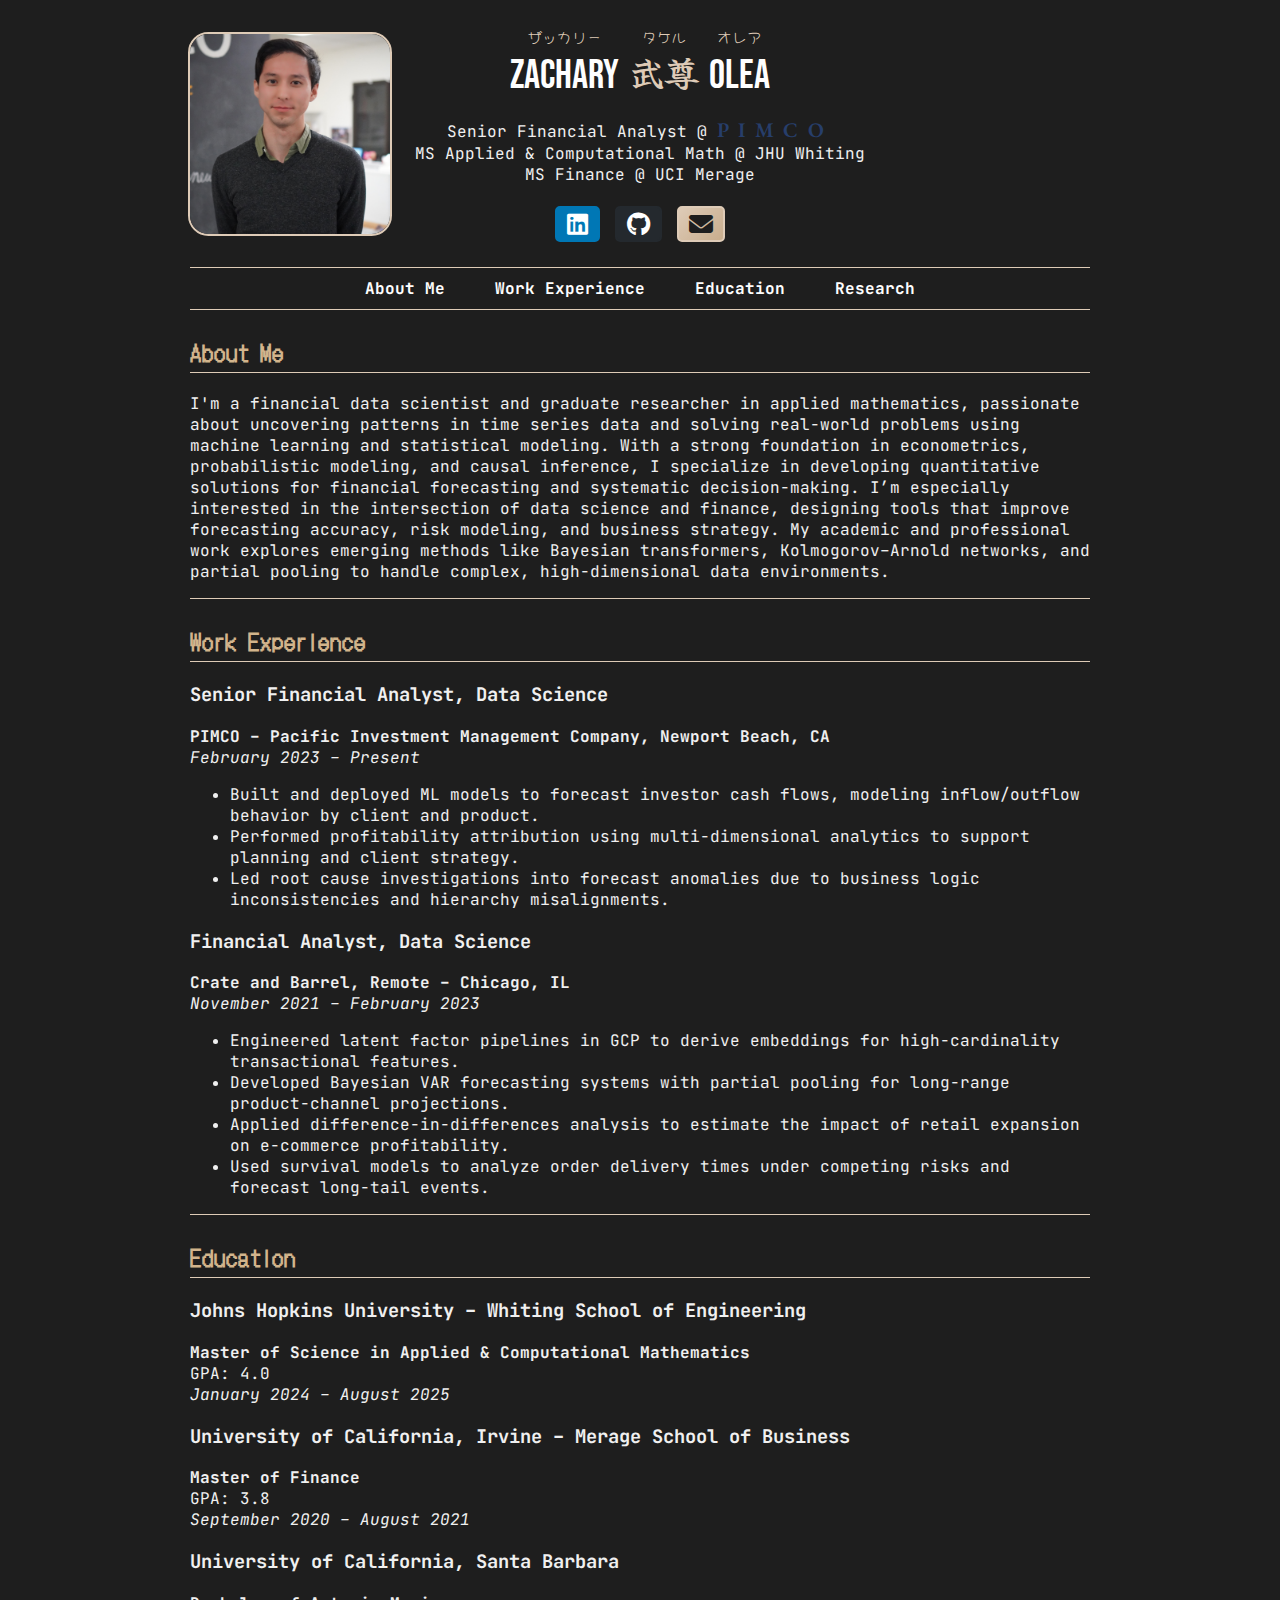
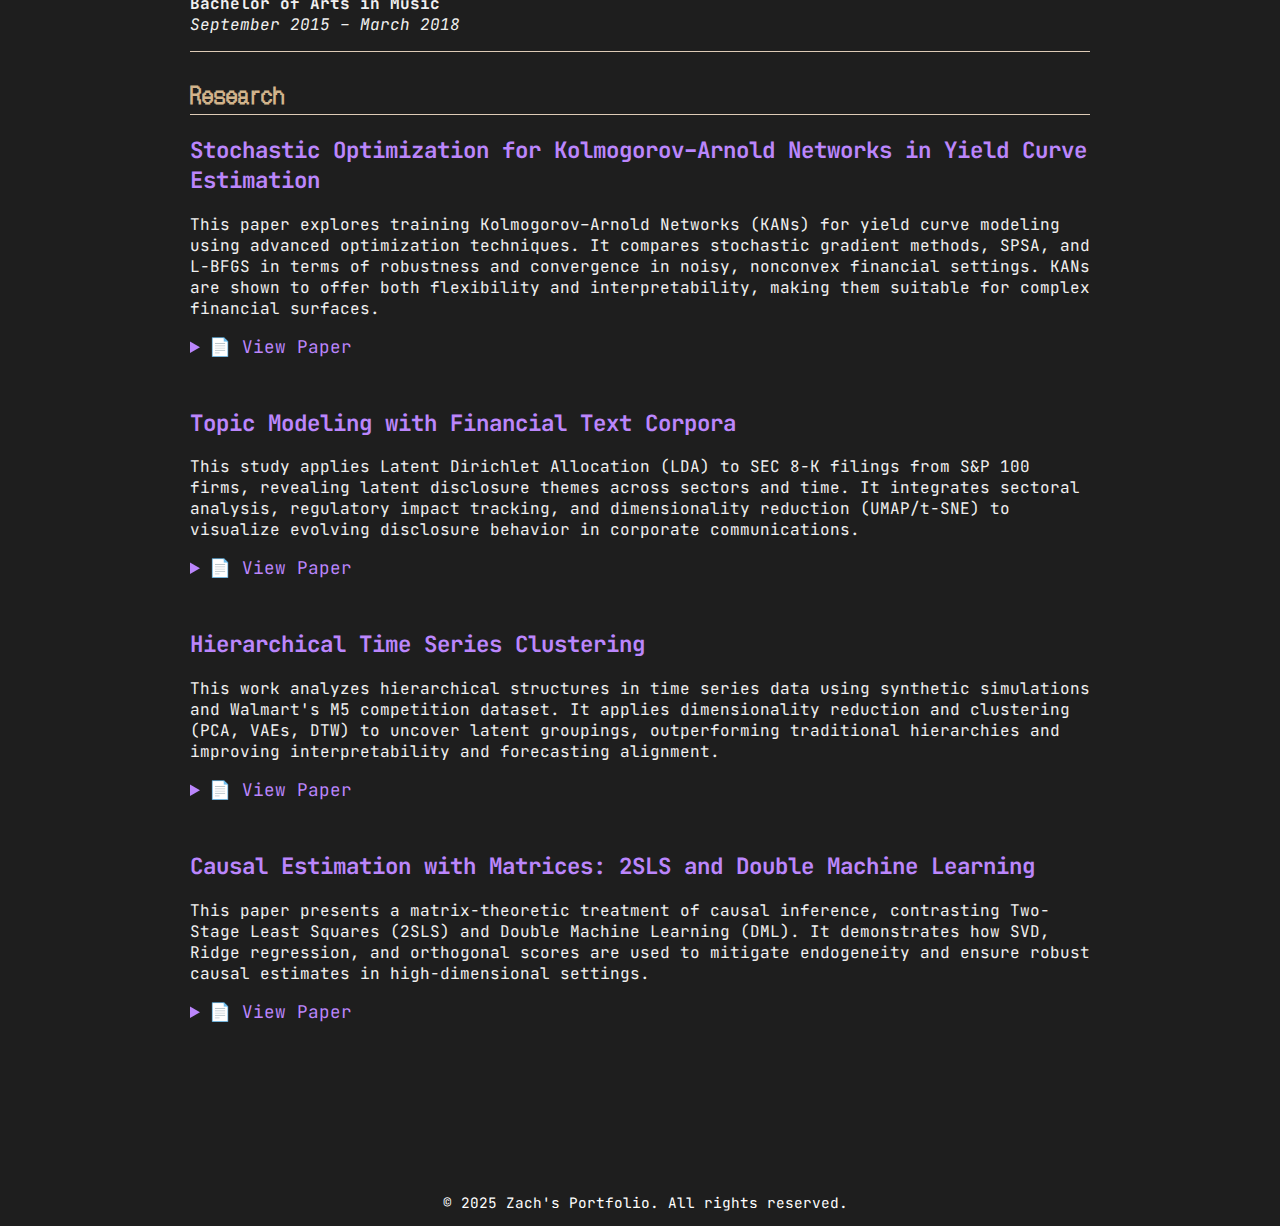
<file: index.html>
<!DOCTYPE html>
<html>
<head>
    <title>Zachary Olea's Portfolio</title>
    <link rel="stylesheet" href="styles.css">
    <link rel="stylesheet" href="https://cdnjs.cloudflare.com/ajax/libs/font-awesome/6.5.0/css/all.min.css">
    <!-- <link href="https://fonts.googleapis.com/css2?family=Roboto:wght@400;700&display=swap" rel="stylesheet"> -->
</head>
<body>
  <!-- Header Section -->
  <header class="top-header">
    <div class="header-left">
      <img src="zacholea1.jpg" alt="Zachary Olea" class="profile-pic">
    </div>

    <div class="header-center">
      <div class="furigana-name">
        <div class="furigana-pair">
          <div class="furigana">ザッカリー</div>
          <div class="name-en">Zachary</div>
        </div>
        <div class="furigana-pair">
          <div class="furigana">タケル</div>
          <div class="name-jp">武尊</div>
        </div>
        <div class="furigana-pair">
          <div class="furigana">オレア</div>
          <div class="name-en">Olea</div>
        </div>
      </div>

      <p class="header-title">
        Senior Financial Analyst @ 
        <a href="https://www.pimco.com" class="pimco-brand" target="_blank" rel="noopener noreferrer">PIMCO</a><br>
        MS Applied & Computational Math @ JHU Whiting<br>
        MS Finance @ UCI Merage
      </p>

      <div class="social-buttons">
        <a href="https://www.linkedin.com/in/zacharyolea/" class="btn-linkedin" target="_blank" rel="noopener noreferrer">
          <i class="fab fa-linkedin"></i>
        </a>
        <a href="https://github.com/takeru240" class="btn-github" target="_blank" rel="noopener noreferrer">
          <i class="fab fa-github"></i>
        </a>
        <a href="mailto:zacharyolea@gmail.com" class="btn-email">
          <i class="fas fa-envelope"></i>
        </a>
      </div>
    </div>
  <div class="header-right-ghost"></div> <!-- ghost for symmetry -->
  </header>


    <!-- Navigation Links -->
    <div class="nav-wrapper">
  <hr class="section-divider">
  <nav class="section-nav">
      <a href="#about">About Me</a>
      <a href="#experience">Work Experience</a>
      <a href="#education">Education</a>
      <a href="#research">Research</a>
  </nav>
  <hr class="section-divider">
</div>

    <!-- Main Content -->
    <main class="main-content">
        <section id="about">
            <h2>About Me</h2>
            <p>
                I'm a financial data scientist and graduate researcher in applied mathematics, passionate about uncovering patterns in time series data and solving real-world problems using machine learning and statistical modeling. With a strong foundation in econometrics, probabilistic modeling, and causal inference, I specialize in developing quantitative solutions for financial forecasting and systematic decision-making. I’m especially interested in the intersection of data science and finance, designing tools that improve forecasting accuracy, risk modeling, and business strategy. My academic and professional work explores emerging methods like Bayesian transformers, Kolmogorov–Arnold networks, and partial pooling to handle complex, high-dimensional data environments.
            </p>
        </section>
<hr>
        <section id="experience">
            <h2>Work Experience</h2>

            <h3>Senior Financial Analyst, Data Science</h3>
            <p><strong>PIMCO – Pacific Investment Management Company, Newport Beach, CA</strong><br>
            <em>February 2023 – Present</em></p>
            <ul>
                <li>Built and deployed ML models to forecast investor cash flows, modeling inflow/outflow behavior by client and product.</li>
                <li>Performed profitability attribution using multi-dimensional analytics to support planning and client strategy.</li>
                <li>Led root cause investigations into forecast anomalies due to business logic inconsistencies and hierarchy misalignments.</li>
            </ul>

            <h3>Financial Analyst, Data Science</h3>
            <p><strong>Crate and Barrel, Remote – Chicago, IL</strong><br>
            <em>November 2021 – February 2023</em></p>
            <ul>
                <li>Engineered latent factor pipelines in GCP to derive embeddings for high-cardinality transactional features.</li>
                <li>Developed Bayesian VAR forecasting systems with partial pooling for long-range product-channel projections.</li>
                <li>Applied difference-in-differences analysis to estimate the impact of retail expansion on e-commerce profitability.</li>
                <li>Used survival models to analyze order delivery times under competing risks and forecast long-tail events.</li>
            </ul>
        </section>
<hr>
        <section id="education">
            <h2>Education</h2>

            <h3>Johns Hopkins University – Whiting School of Engineering</h3>
            <p><strong>Master of Science in Applied & Computational Mathematics</strong><br>
            GPA: 4.0<br>
            <em>January 2024 – August 2025</em></p>

            <h3>University of California, Irvine – Merage School of Business</h3>
            <p><strong>Master of Finance</strong><br>
            GPA: 3.8<br>
            <em>September 2020 – August 2021</em></p>

            <h3>University of California, Santa Barbara</h3>
            <p><strong>Bachelor of Arts in Music</strong><br>
            <em>September 2015 – March 2018</em></p>
        </section>

<hr>

<section id="research">
  <h2>Research</h2>

  <article class="paper-entry">
    <h3><a href="KAN.pdf" target="_blank">Stochastic Optimization for Kolmogorov–Arnold Networks in Yield Curve Estimation</a></h3>
    <p>
      This paper explores training Kolmogorov–Arnold Networks (KANs) for yield curve modeling using advanced optimization techniques. It compares stochastic gradient methods, SPSA, and L-BFGS in terms of robustness and convergence in noisy, nonconvex financial settings. KANs are shown to offer both flexibility and interpretability, making them suitable for complex financial surfaces.
    </p>
    <details class="paper-entry">
      <summary>📄 View Paper</summary>
      <iframe src="KAN.pdf" width="100%" height="600px" style="border: 1px solid #444; margin-top: 15px;"></iframe>
    </details>
  </article>

  <article class="paper-entry">
    <h3><a href="LDA.pdf" target="_blank">Topic Modeling with Financial Text Corpora</a></h3>
    <p>
      This study applies Latent Dirichlet Allocation (LDA) to SEC 8-K filings from S&P 100 firms, revealing latent disclosure themes across sectors and time. It integrates sectoral analysis, regulatory impact tracking, and dimensionality reduction (UMAP/t-SNE) to visualize evolving disclosure behavior in corporate communications.
    </p>
    <details class="paper-entry">
      <summary>📄 View Paper</summary>
      <iframe src="LDA.pdf" width="100%" height="600px" style="border: 1px solid #444; margin-top: 15px;"></iframe>
    </details>
  </article>

  <article class="paper-entry">
    <h3><a href="tsclustering-zacharyolea.pdf" target="_blank">Hierarchical Time Series Clustering</a></h3>
    <p>
      This work analyzes hierarchical structures in time series data using synthetic simulations and Walmart's M5 competition dataset. It applies dimensionality reduction and clustering (PCA, VAEs, DTW) to uncover latent groupings, outperforming traditional hierarchies and improving interpretability and forecasting alignment.
    </p>
    <details class="paper-entry">
      <summary>📄 View Paper</summary>
      <iframe src="tsclustering-zacharyolea.pdf" width="100%" height="600px" style="border: 1px solid #444; margin-top: 15px;"></iframe>
    </details>
  </article>

  <article class="paper-entry">
    <h3><a href="dml-zacharyolea.pdf" target="_blank">Causal Estimation with Matrices: 2SLS and Double Machine Learning</a></h3>
    <p>
      This paper presents a matrix-theoretic treatment of causal inference, contrasting Two-Stage Least Squares (2SLS) and Double Machine Learning (DML). It demonstrates how SVD, Ridge regression, and orthogonal scores are used to mitigate endogeneity and ensure robust causal estimates in high-dimensional settings.
    </p>
    <details class="paper-entry">
      <summary>📄 View Paper</summary>
      <iframe src="dml-zacharyolea.pdf" width="100%" height="600px" style="border: 1px solid #444; margin-top: 15px;"></iframe>
    </details>
  </article>
</section>

<div style="height: 80px;"></div>
    </main>

    <!-- Footer -->
    <footer>
        <p>&copy; 2025 Zach's Portfolio. All rights reserved.</p>
    </footer>


<script>
  document.querySelectorAll(".paper-entry").forEach((entry) => {
    entry.addEventListener("toggle", function () {
      if (entry.open) {
        // Close all others
        document.querySelectorAll(".paper-entry").forEach((el) => {
          if (el !== entry) el.removeAttribute("open");
        });

        // Scroll the opened paper into view (autoscroll)
        setTimeout(() => {
          entry.scrollIntoView({ behavior: "smooth", block: "start" });
        }, 100); // small delay to allow expand animation
      }
    });
  });
</script>

    

</body>
</html>

              <!-- <i class="fas fa-code"></i> -->
</file>
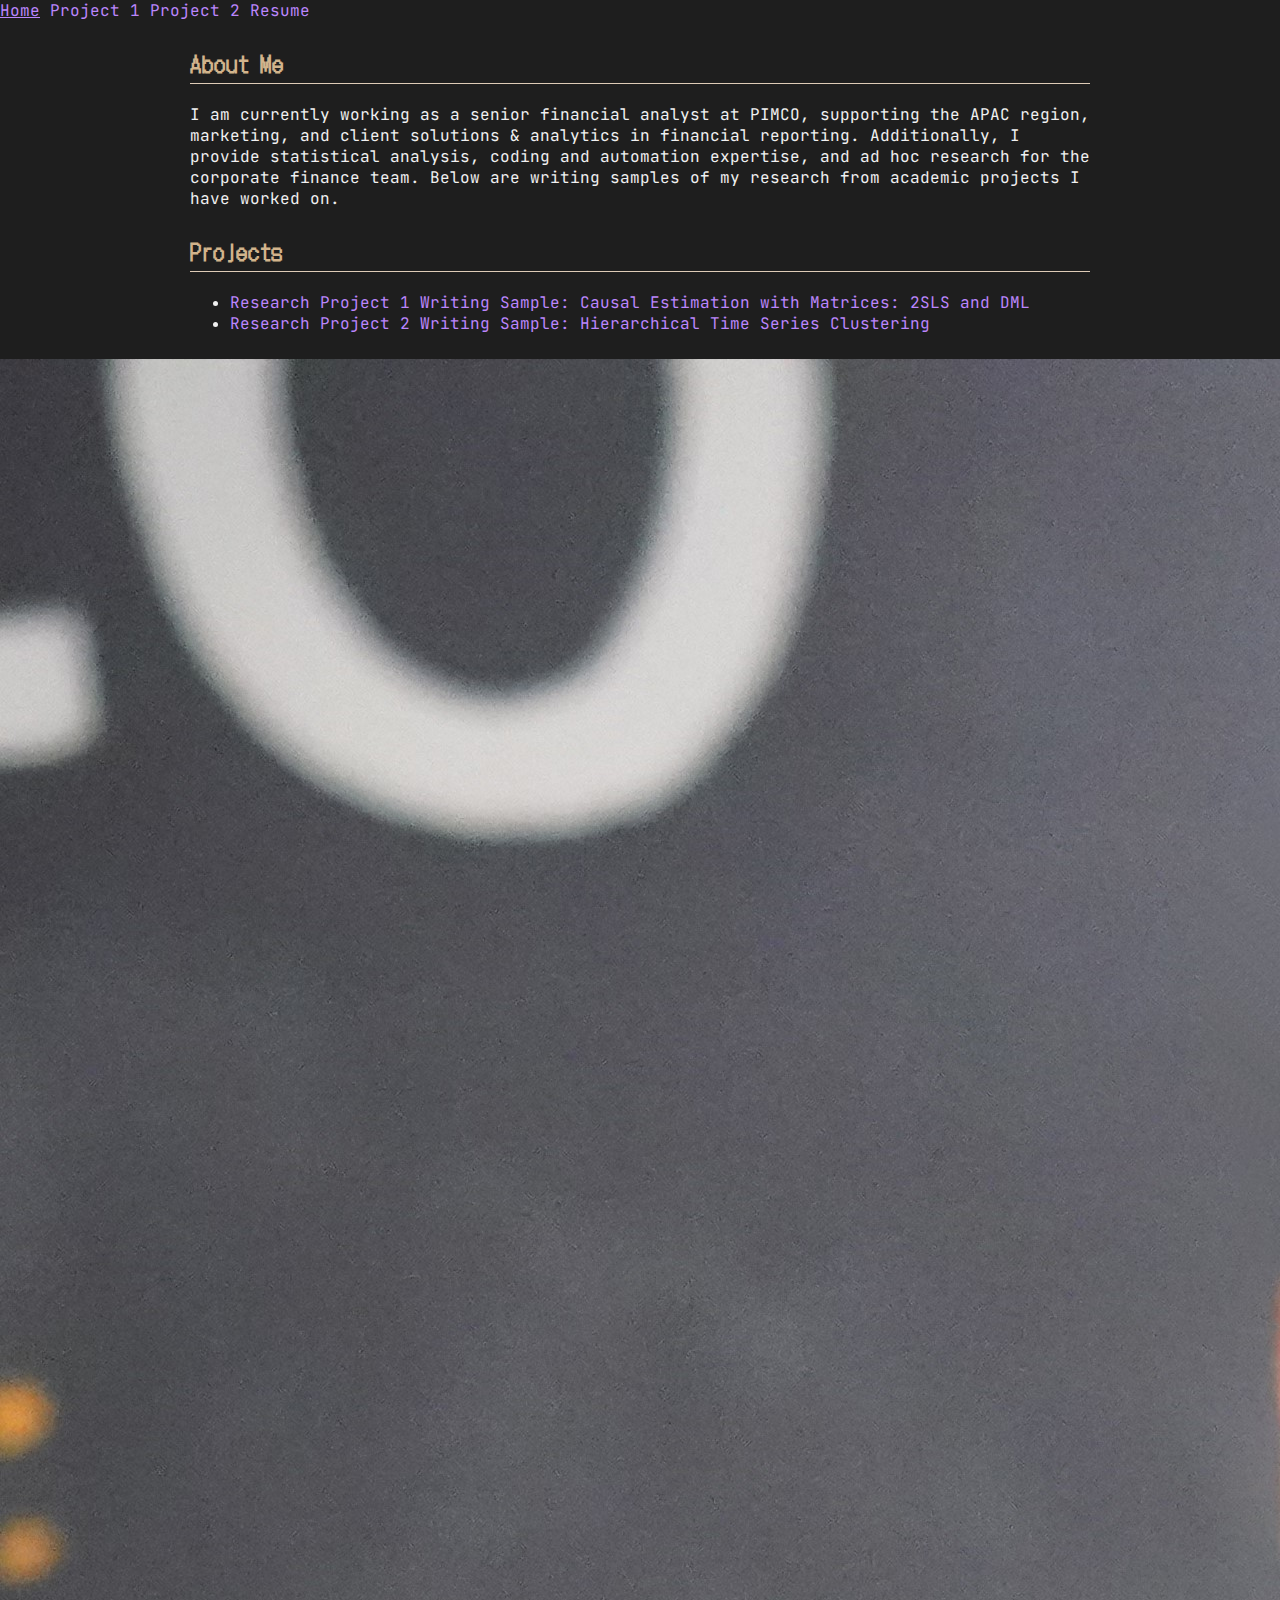
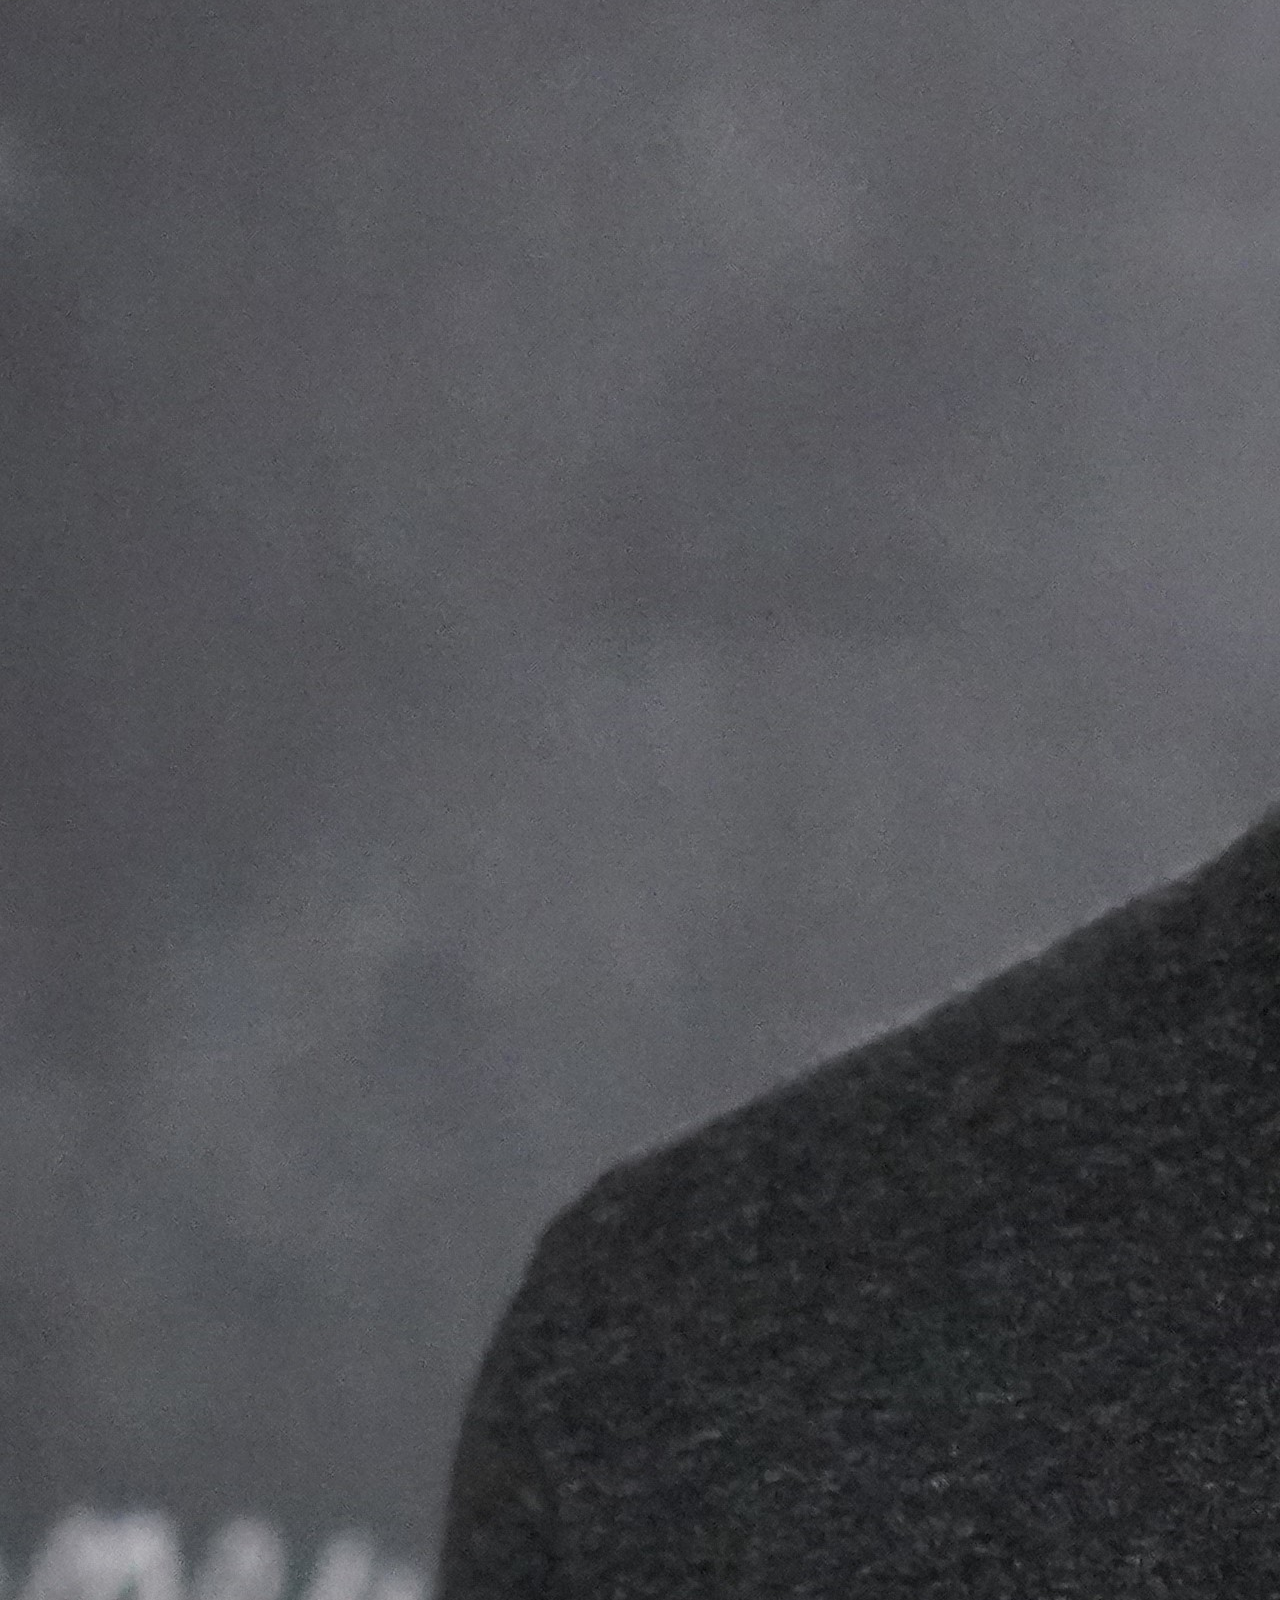
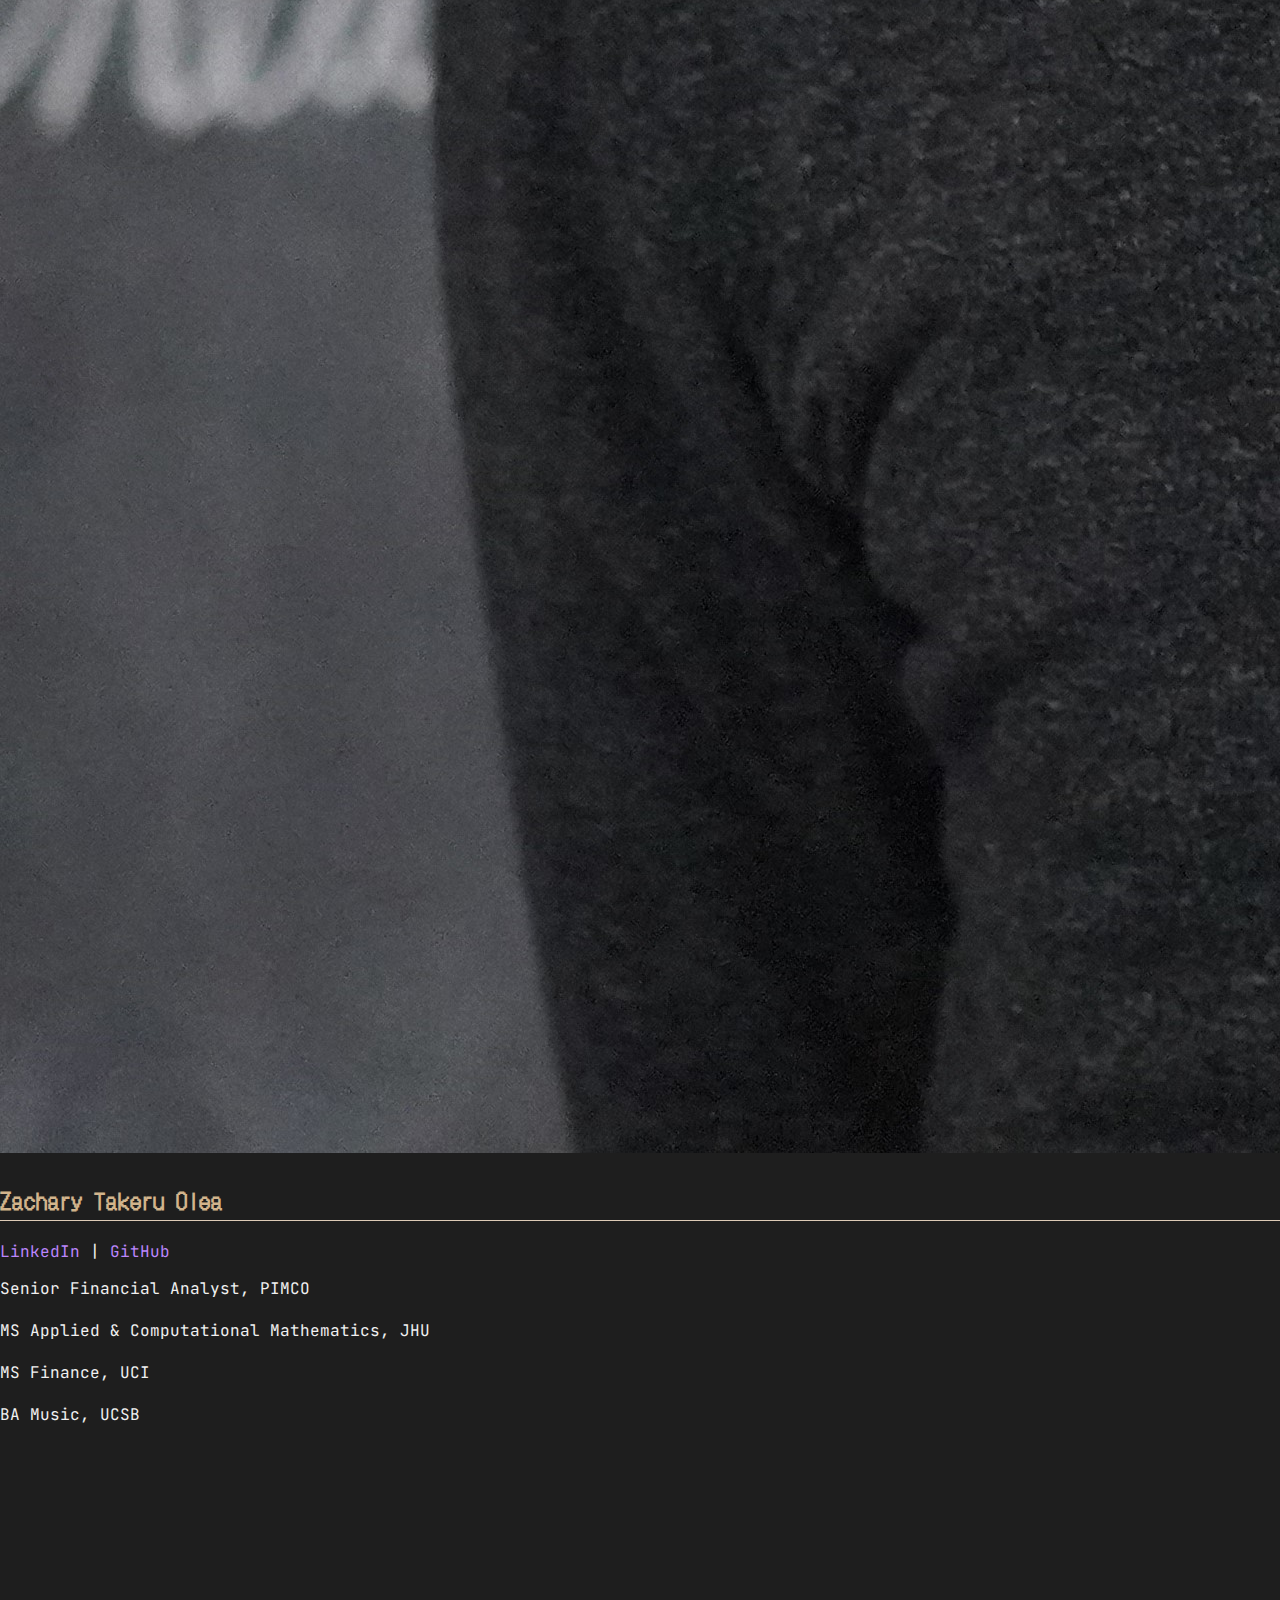
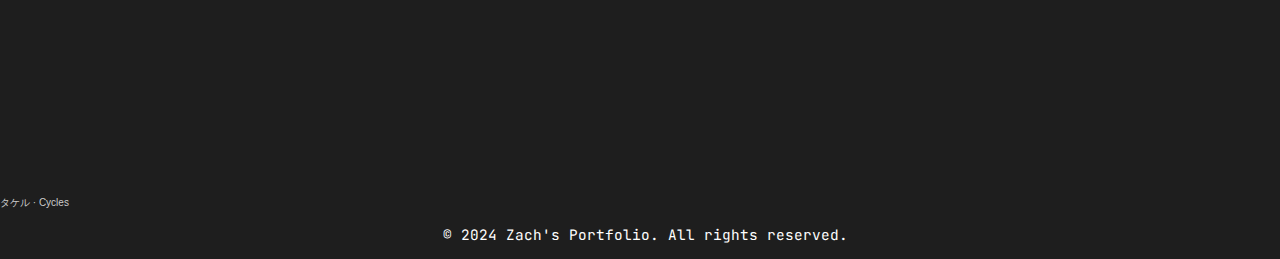
<file: index2.html>
<!DOCTYPE html>
<html>
<head>
    <title>Zach's Portfolio</title>
    <link rel="stylesheet" href="styles.css">
    <link href="https://fonts.googleapis.com/css2?family=Roboto:wght@400;700&display=swap" rel="stylesheet">
    <script src="components.js" defer></script>
    <script src="https://cdn.plot.ly/plotly-latest.min.js"></script>
</head>
<body>
    <div id="header"></div> <!-- Header will be dynamically loaded here -->
    
    <div class="main-content">
        <section class="about-me">
            <h2>About Me</h2>
            <p>
                I am currently working as a senior financial analyst at PIMCO, supporting the APAC region, marketing, and client solutions & analytics in financial reporting. Additionally, I provide statistical analysis, coding and automation expertise, and ad hoc research for the corporate finance team. Below are writing samples of my research from academic projects I have worked on.
            </p>
        </section>

        <section class="projects">
            <h2>Projects</h2>
            <ul>
                <li><a href="project1.html">Research Project 1 Writing Sample: Causal Estimation with Matrices: 2SLS and DML</a></li>
                <li><a href="project2.html">Research Project 2 Writing Sample: Hierarchical Time Series Clustering</a></li>
                <!-- <iframe src="plotly_chart.html" style="width: 1400px; height: 650px; border: none;"></iframe> -->
            </ul>
        </section>
    </div>

    <div id="sidebar"></div> <!-- Sidebar will be dynamically loaded here -->
    <div id="footer"></div> <!-- Footer will be dynamically loaded here -->
</body>
</html>
</file>
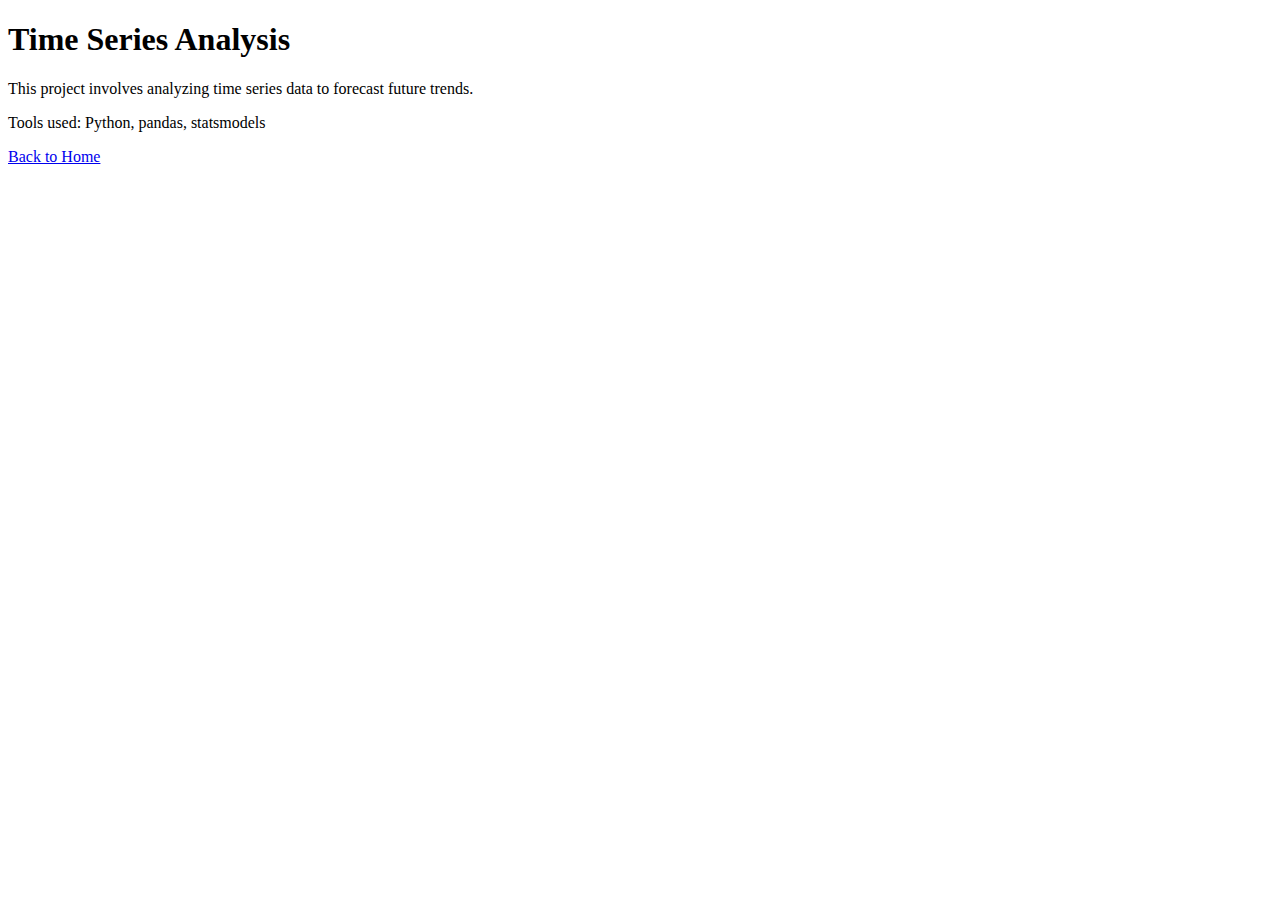
<file: project1.html>
<!DOCTYPE html>
<html>
<head>
    <title>Project 1: Time Series Analysis</title>
</head>
<body>
    <header>
        <h1>Time Series Analysis</h1>
    </header>
    <main>
        <p>This project involves analyzing time series data to forecast future trends.</p>
        <p>Tools used: Python, pandas, statsmodels</p>
    </main>
    <footer>
        <a href="index.html">Back to Home</a>
    </footer>
</body>
</html>
</file>
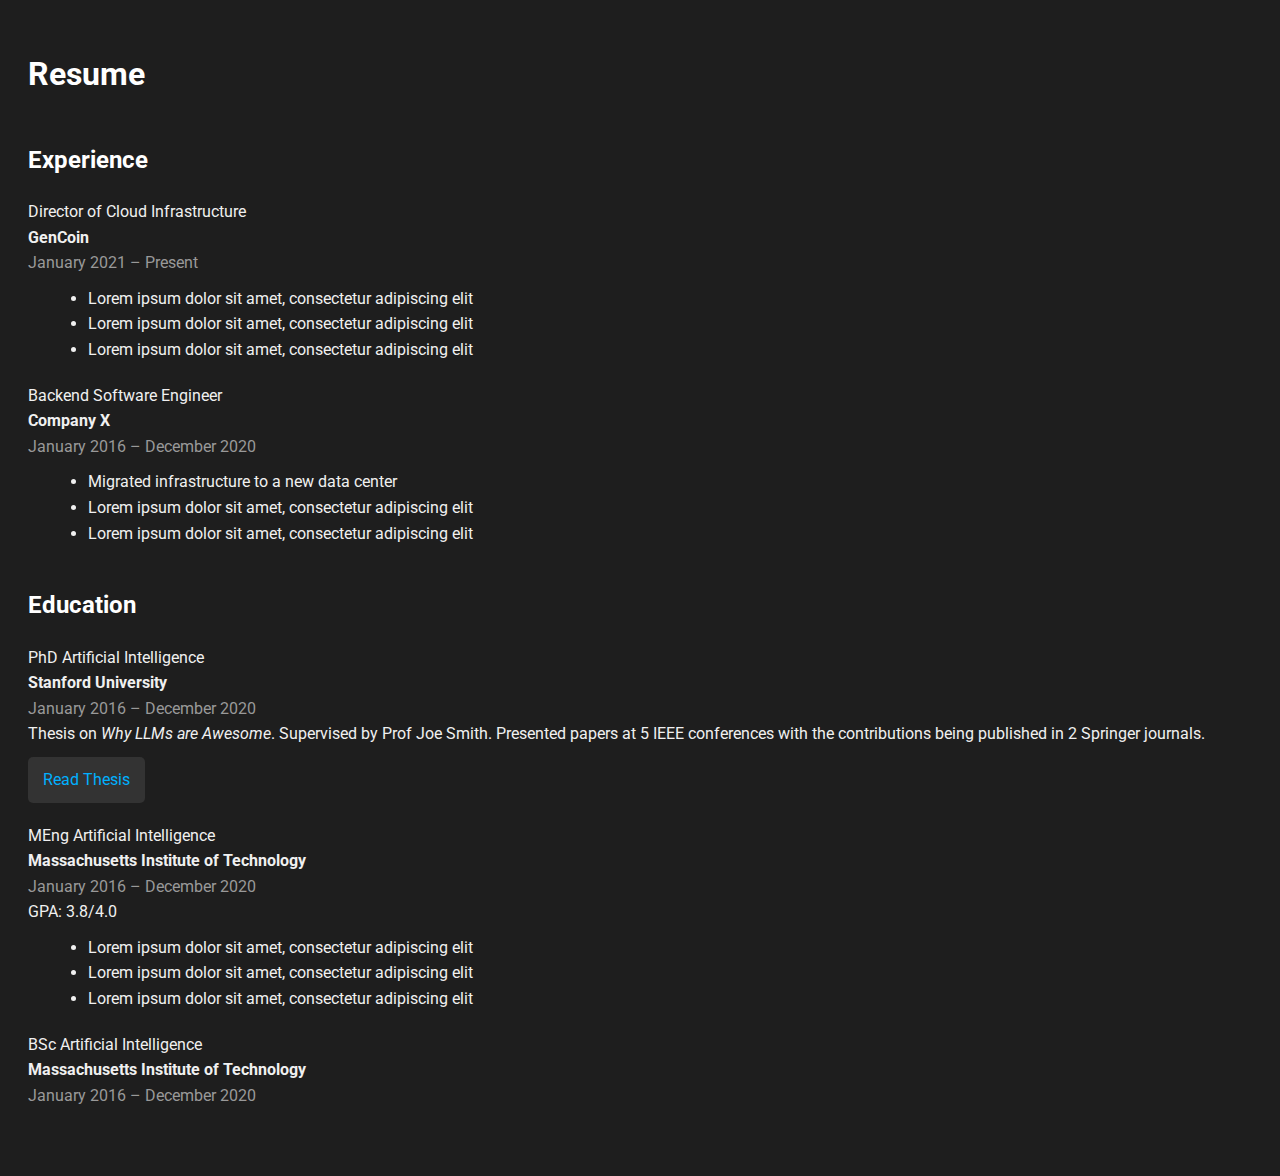
<file: resume.html>
<!DOCTYPE html>
<html lang="en">
<head>
    <meta charset="UTF-8">
    <meta name="viewport" content="width=device-width, initial-scale=1.0">
    <title>Resume Page</title>
    <link href="https://fonts.googleapis.com/css2?family=Roboto:wght@400;700&display=swap" rel="stylesheet">
    <style>
        body {
            font-family: 'Roboto', sans-serif;
            background-color: #1e1e1e;
            color: #f0f0f0;
            line-height: 1.6;
            padding: 20px;
        }
        h1, h2 {
            color: #fff;
        }
        h1 {
            margin-bottom: 20px;
        }
        h2 {
            margin-top: 40px;
            margin-bottom: 20px;
        }
        .section {
            margin-bottom: 40px;
        }
        .position, .education {
            margin-bottom: 20px;
        }
        .company, .school {
            font-weight: bold;
        }
        .date-range {
            color: #999;
        }
        .responsibilities, .courses {
            margin-top: 10px;
            list-style-type: disc;
            margin-left: 20px;
        }
        .read-thesis {
            text-decoration: none;
            color: #00b0ff;
            background: #333;
            padding: 10px 15px;
            border-radius: 5px;
            display: inline-block;
            margin-top: 10px;
        }
    </style>
</head>
<body>
    <h1>Resume</h1>

    <div class="section">
        <h2>Experience</h2>
        
        <div class="position">
            <div class="title">Director of Cloud Infrastructure</div>
            <div class="company">GenCoin</div>
            <div class="date-range">January 2021 – Present</div>
            <ul class="responsibilities">
                <li>Lorem ipsum dolor sit amet, consectetur adipiscing elit</li>
                <li>Lorem ipsum dolor sit amet, consectetur adipiscing elit</li>
                <li>Lorem ipsum dolor sit amet, consectetur adipiscing elit</li>
            </ul>
        </div>

        <div class="position">
            <div class="title">Backend Software Engineer</div>
            <div class="company">Company X</div>
            <div class="date-range">January 2016 – December 2020</div>
            <ul class="responsibilities">
                <li>Migrated infrastructure to a new data center</li>
                <li>Lorem ipsum dolor sit amet, consectetur adipiscing elit</li>
                <li>Lorem ipsum dolor sit amet, consectetur adipiscing elit</li>
            </ul>
        </div>
    </div>

    <div class="section">
        <h2>Education</h2>
        
        <div class="education">
            <div class="degree">PhD Artificial Intelligence</div>
            <div class="school">Stanford University</div>
            <div class="date-range">January 2016 – December 2020</div>
            <div class="details">Thesis on <em>Why LLMs are Awesome</em>. Supervised by Prof Joe Smith. Presented papers at 5 IEEE conferences with the contributions being published in 2 Springer journals.</div>
            <a href="#" class="read-thesis">Read Thesis</a>
        </div>

        <div class="education">
            <div class="degree">MEng Artificial Intelligence</div>
            <div class="school">Massachusetts Institute of Technology</div>
            <div class="date-range">January 2016 – December 2020</div>
            <div class="details">GPA: 3.8/4.0</div>
            <ul class="courses">
                <li>Lorem ipsum dolor sit amet, consectetur adipiscing elit</li>
                <li>Lorem ipsum dolor sit amet, consectetur adipiscing elit</li>
                <li>Lorem ipsum dolor sit amet, consectetur adipiscing elit</li>
            </ul>
        </div>

        <div class="education">
            <div class="degree">BSc Artificial Intelligence</div>
            <div class="school">Massachusetts Institute of Technology</div>
            <div class="date-range">January 2016 – December 2020</div>
        </div>
    </div>
</body>
</html>
</file>
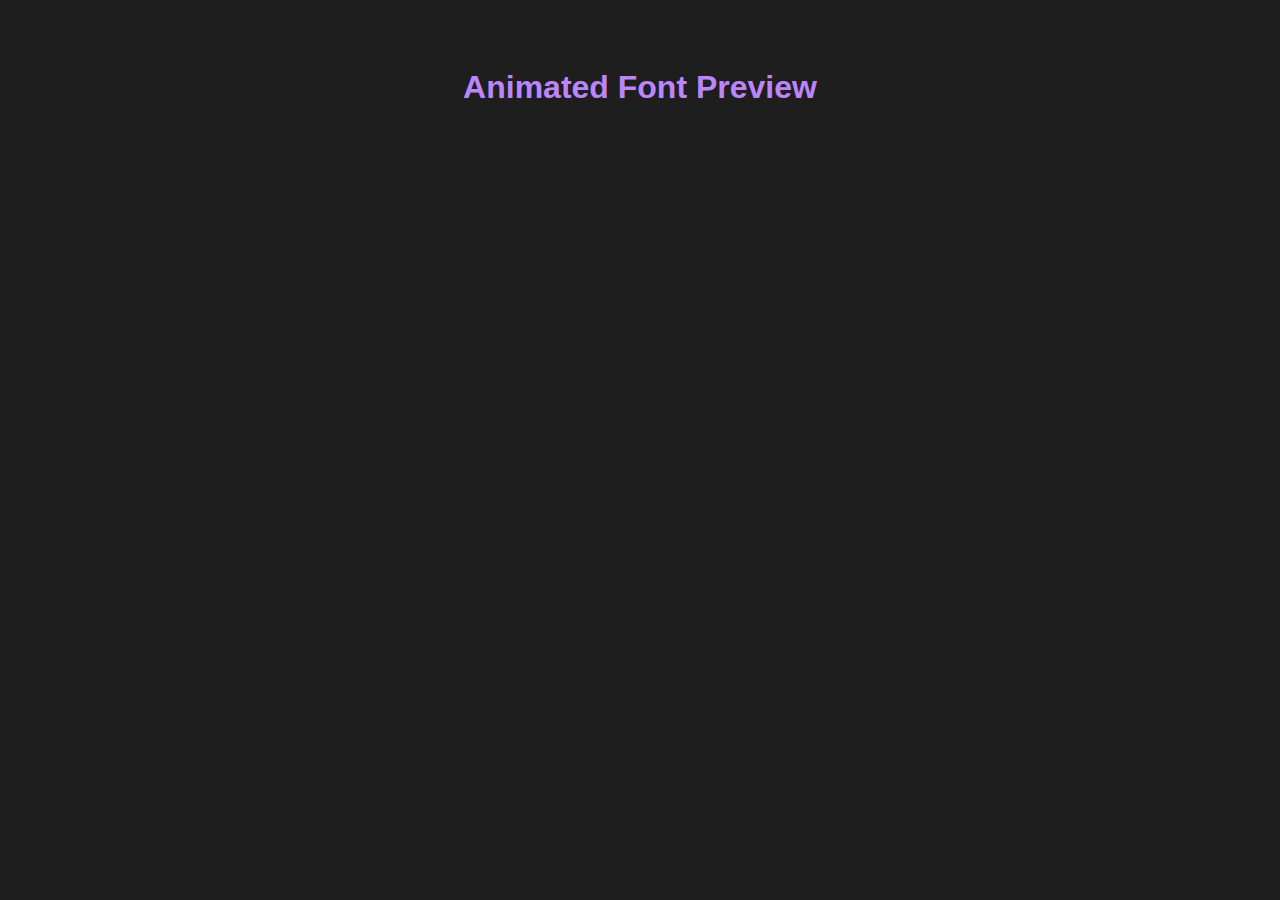
<file: test.html>
<!-- <div style="background-color: #1e1e1e; padding: 20px; font-family: 'Roboto', sans-serif; color: white; line-height: 2;">
  <p style="color: #a05523;">This is a warm chestnut brown (#a05523).</p>
  <p style="color: #5c2e1f;">This is a dark umber brown (#5c2e1f).</p>
  <p style="color: #aa4a24;">This is a sienna tone (#aa4a24).</p>
  <p style="color: #7e4a35;">This is a burnt mocha (#7e4a35).</p>
  <p style="color: #4b2e2a;">This is a coffee bean brown (#4b2e2a).</p>

  <p style="color: #826254;">This is a mocha mist (#826254).</p>
  <p style="color: #927059;">This is a cappuccino shade (#927059).</p>
  <p style="color: #c8ad8d;">This is a latte cream (#c8ad8d).</p>
  <p style="color: #a9746e;">This is a cocoa brown (#a9746e).</p>
  <p style="color: #bca38d;">This is a walnut milk (#bca38d).</p>

  <p style="color: #c49e78;">This is a sandstone tone (#c49e78).</p>
  <p style="color: #decbb7;">This is a beige blush (#decbb7).</p>
  <p style="color: #b29982;">This is a warm taupe (#b29982).</p>
  <p style="color: #e6d2b5;">This is a pale almond (#e6d2b5).</p>
  <p style="color: #d2b48c;">This is a desert tan (#d2b48c).</p>
</div> -->


<!DOCTYPE html>
<html lang="en">
<head>
  <meta charset="UTF-8">
  <title>Font Animations</title>
  <style>
    body {
      background-color: #1e1e1e;
      color: #f0f0f0;
      font-family: sans-serif;
      padding: 40px;
    }

    .font-sample {
      font-size: 2em;
      margin: 20px 0;
      opacity: 0;
      transform: translateX(-30px);
      animation: slideFadeIn 0.6s ease forwards;
    }

    /* Delays for staggered entrance */
    .font-sample:nth-child(1) { animation-delay: 0.2s; }
    .font-sample:nth-child(2) { animation-delay: 0.4s; }
    .font-sample:nth-child(3) { animation-delay: 0.6s; }
    .font-sample:nth-child(4) { animation-delay: 0.8s; }

    /* Hover: zoom + color shift */
    .font-sample:hover {
      color: #fcd34d;
      transform: scale(1.05);
      transition: transform 0.2s ease, color 0.2s ease;
    }

    @keyframes slideFadeIn {
      to {
        opacity: 1;
        transform: translateX(0);
      }
    }

    /* Optional font styles */
    @import url('https://fonts.googleapis.com/css2?family=Fira+Code&family=JetBrains+Mono&family=DotGothic16&display=swap');

    .fira { font-family: 'Fira Code', monospace; }
    .jetbrains { font-family: 'JetBrains Mono', monospace; }
    .dotgothic { font-family: 'DotGothic16', sans-serif; }
  </style>
</head>
<body>

  <h1 style="text-align: center; color: #bb86fc;">Animated Font Preview</h1>

  <div class="font-sample fira">テクノロジー is evolving — stay curious.</div>
  <div class="font-sample jetbrains">プログラムは世界を変える。</div>
  <div class="font-sample dotgothic">未来のコードを信じろ。</div>
  <div class="font-sample fira">Hello, World! – Welcome to the matrix.</div>

</body>
</html>
</file>
<file: styles.css>
@import url('https://fonts.googleapis.com/css2?family=Hachi+Maru+Pop&display=swap');
@import url('https://fonts.googleapis.com/css2?family=Yuji+Boku&display=swap');
@import url('https://fonts.googleapis.com/css2?family=Bebas+Neue&display=swap');
@import url('https://fonts.googleapis.com/css2?family=DotGothic16&display=swap');
@import url('https://fonts.googleapis.com/css2?family=Source+Code+Pro&display=swap');
@import url('https://fonts.googleapis.com/css2?family=EB+Garamond&display=swap');
@import url('https://fonts.googleapis.com/css2?family=JetBrains+Mono&display=swap');


:root {
    --bgcolor1: #1e1e1e;
    --accentcolor1: #decbb7;
    --accentcolor2: #c8ad8d;
    --accentfont1: #d2b48c;
    --primaryfontcolor: #fefefe;

    /* --font-main: 'Source Code Pro', monospace; */
    --font-main: 'JetBrains Mono', monospace;
    --font-links: 'Source Code Pro', monospace;
    --japanesepixel: 'DotGothic16', monospace;
    --furiganafont: 'Hachi Maru Pop', monospace;
    --kanjifont: 'Yuji Boku', monospace;
}

/* Social Media Links */

.social-buttons {
  display: flex;
  gap: 15px;
  justify-content: center;
  margin-top: 5px;
}

.social-buttons i {
  font-size: 1.5em;
  margin-right: 0px;
  vertical-align: middle;
}

.social-buttons a {
  padding: 4px 10px;
  border-radius: 5px;
  font-weight: 600;
  text-decoration: none;
  font-family: var(--font-links);
  letter-spacing: .01em;
  transition: all 0.2s ease;
}

/* LinkedIn: blue w/ white text */
.btn-linkedin {
  background-color: #0077b5;
  color: #ffffff;
  border: 2px solid #0077b5;
}

.btn-linkedin:hover {
  background-color: #ffffff;
  color: #0077b5;
}

/* GitHub: dark mode neutral */
.btn-github {
  background-color: #24292e;
  color: #ffffff;
  border: 2px solid #24292e;
}

.btn-github:hover {
  background-color: #ffffff;
  color: #24292e;
}

/* Email: glowing gold gradient */
.btn-email {
  background: linear-gradient(135deg, var(--accentcolor1), var(--accentcolor2));
  color: #1e1e1e;
  border: 2px solid var(--accentcolor1);
  /* box-shadow: 0 0 10px var(--accentcolor1); */
}

.btn-email:hover {
  background: #1e1e1e;
  color: var(--accentcolor1);
  border-color: var(--accentcolor1);
  box-shadow: none;
}

/* PIMCO Branding */
.pimco-brand {
    color: #273e6b;
    font-family: 'EB Garamond', monospace;
    letter-spacing: 0.45em;
    font-weight: 600;
    text-decoration: none;
    transition: color 0.2s ease;
    font-size: 1.3em;
    /* text-shadow: 1px 1px 2px var(--accentcolor1); */
}

.pimco-brand:hover {
    color: #273e6b;
    text-shadow: 1px 1px 2px var(--primaryfontcolor);
    text-decoration: none;
}

/* Base Layout */
body {
    background-color: var(--bgcolor1);
    color: #f0f0f0;
    font-family: var(--font-main);
    margin: 0;
    padding: 0;
}

a {
    color: #bb86fc;
    text-decoration: none;
}

a:hover {
    text-decoration: underline;
}

/* Header Layout */
.top-header {
  display: flex;
  flex-wrap: wrap;
  justify-content: center;
  align-items: center;
  gap: 20px;
  padding: 25px;
  background-color: var(--bgcolor1);
  max-width: 900px;
  margin: 0 auto;
}

.header-left {
  width: 200px;
  display: flex;
  align-items: center;
  justify-content: center;
  flex-shrink: 0;
}

.header-left .profile-pic {
  width: 200px;
  height: 200px;
  border-radius: 10%;
  border: 2px solid var(--accentcolor1);
}

.header-center {
  flex: 1 1 300px;
  min-width: 250px;
  display: flex;
  flex-direction: column;
  align-items: center;
  text-align: center;
}
.header-right-ghost {
  width: 200px;
  height: 1px;
  flex-shrink: 0;
}

/* Section Navigation */
.section-divider {
    border: none;
    height: 1px;
    background-color: var(--accentcolor1);
    margin: 0 auto;
    width: 900px;
    width: 90%;
    max-width: 900px;
}

.nav-wrapper {
    position: sticky;
    top: 0;
    z-index: 10;
    background-color: var(--bgcolor1);
}

.section-nav {
    display: flex;
    justify-content: center;
    padding: 10px 0;
    gap: 50px;
}

.section-nav a {
    color: var(--primaryfontcolor);
    font-weight: bold;
    text-decoration: none;
    transition: color 0.2s ease;
}

.section-nav a:hover {
    color: var(--accentcolor1); /* Optional: highlight color on hover */
}


/* Main Content */
.main-content {
    max-width: 900px;
    margin: 25px auto;
    padding: 0 20px;
}

/* Research Papers */
.paper-entry {
    margin-bottom: 40px;
}

.paper-entry h3 a {
    color: #bb86fc;
    font-size: 1.2em;
}

/* Footer */
footer {
    text-align: center;
    padding: 0px 5px;
    border-top: 1px solid var(--bgcolor1);
    background-color: var(--bgcolor1);
    color: #ffffff;
    width: 100%;
    font-size: 0.9em;
}


html {
  scroll-behavior: smooth;
}


details summary {
    cursor: pointer;
    font-size: 1.1em;
    color: #bb86fc;
    margin-bottom: 10px;
}

details[open] summary {
    margin-bottom: 0;
}


details[open] iframe {
  animation: fadein 0.3s ease-in;
}

@keyframes fadein {
  from { opacity: 0; }
  to { opacity: 1; }
}

.furigana-name {
    display: flex;
    justify-content: center;
    gap: 10px;
    margin-bottom: 0px;
    flex-wrap: wrap;
}

.furigana-pair {
    display: flex;
    flex-direction: column;
    align-items: center;
}

.furigana-pair .furigana {
    font-family: 'Hachi Maru Pop', sans-serif;
    font-size: 0.9em;
    color: var(--accentcolor1);
    letter-spacing: 0.05em;
}

.name-en {
    font-family: 'Bebas Neue', serif;
    font-size: 2.5em;
    color: var(--primaryfontcolor);
    padding-top: 6px;
}
.name-jp {
    font-family: 'Yuji Boku', sans-serif;
    font-size: 2.2em;
    color: var(--accentcolor1);
    line-height: 1.5;
}


h2 {
    font-family: var(--japanesepixel);
    color: var(--accentfont1);
    font-size: 1.4em;
    border-bottom: 1px solid var(--accentcolor1);
    padding-bottom: 5px;
    margin-top: 25px;
    margin-bottom: 20px;
}

hr {
    border: none;
    height: 1px;
    background-color: var(--accentcolor1);
    margin-top: 0px;
    margin-bottom: 25px;
}
</file>
